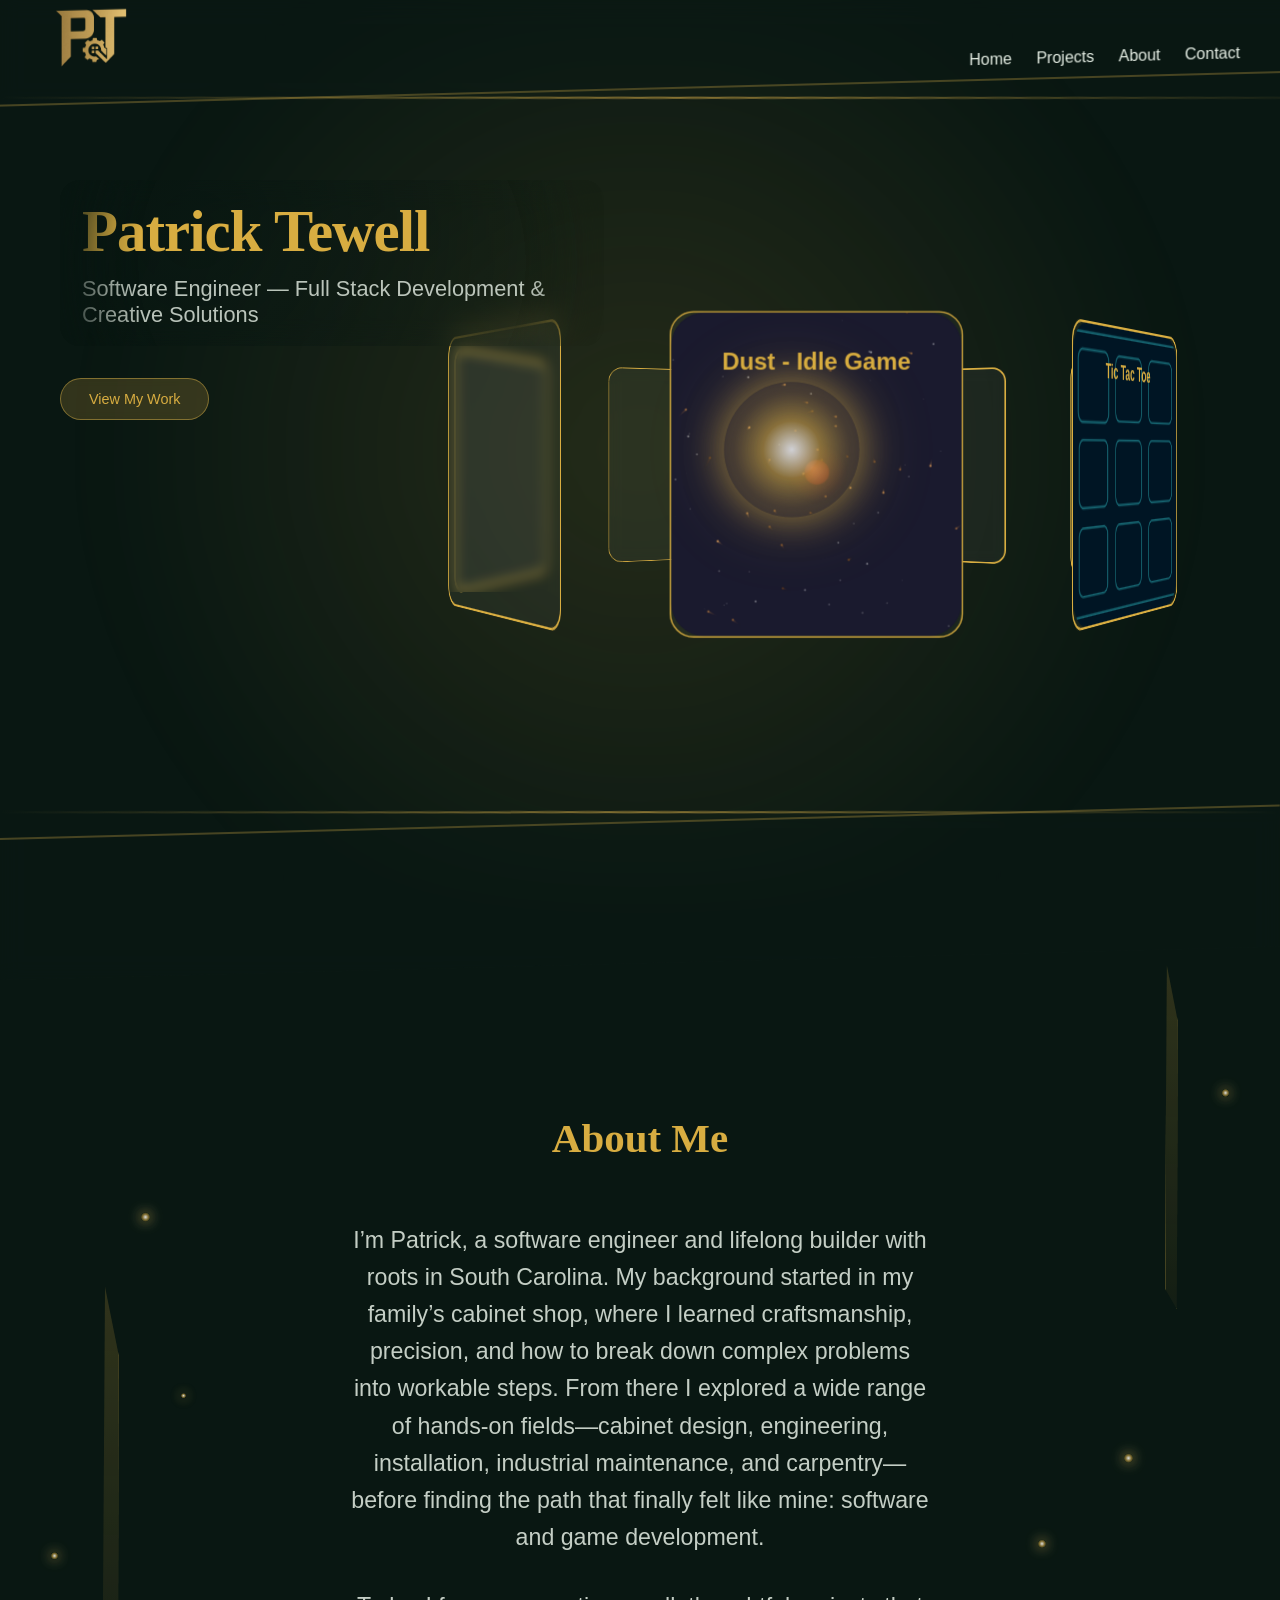
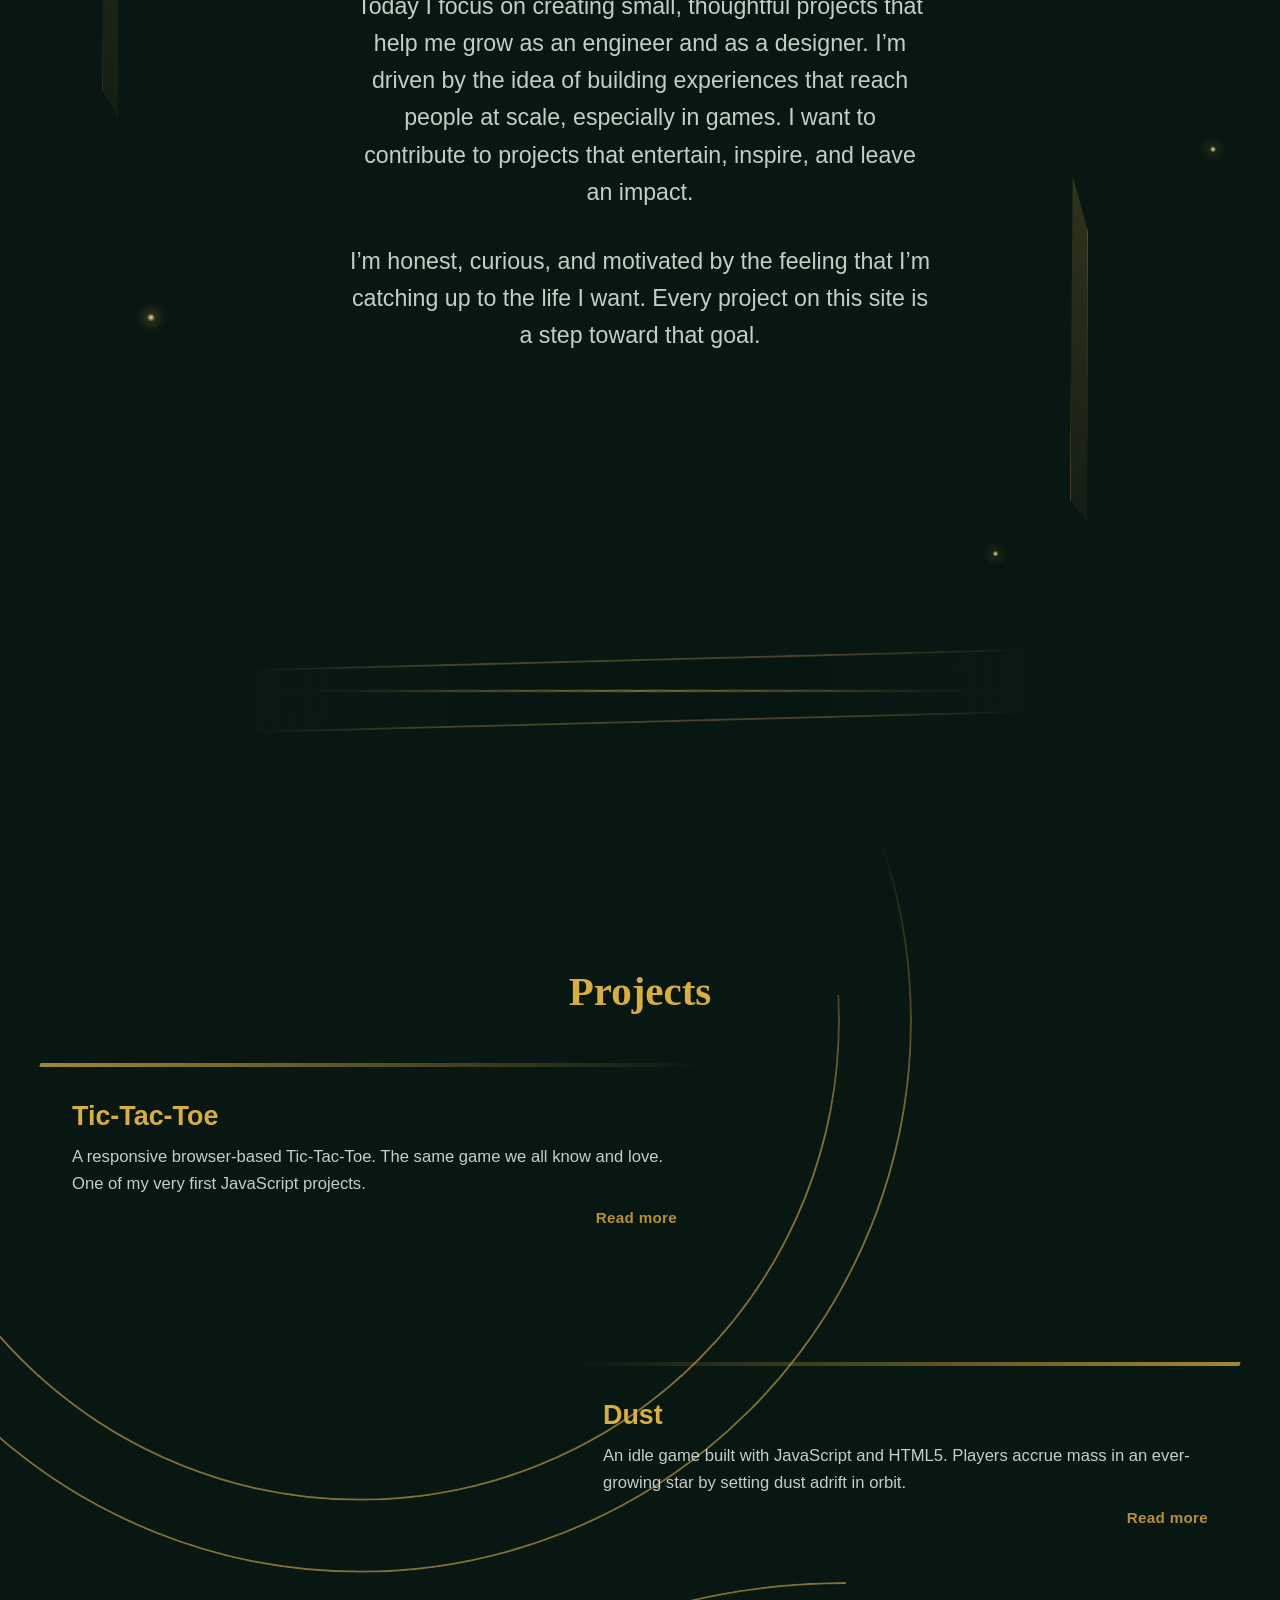
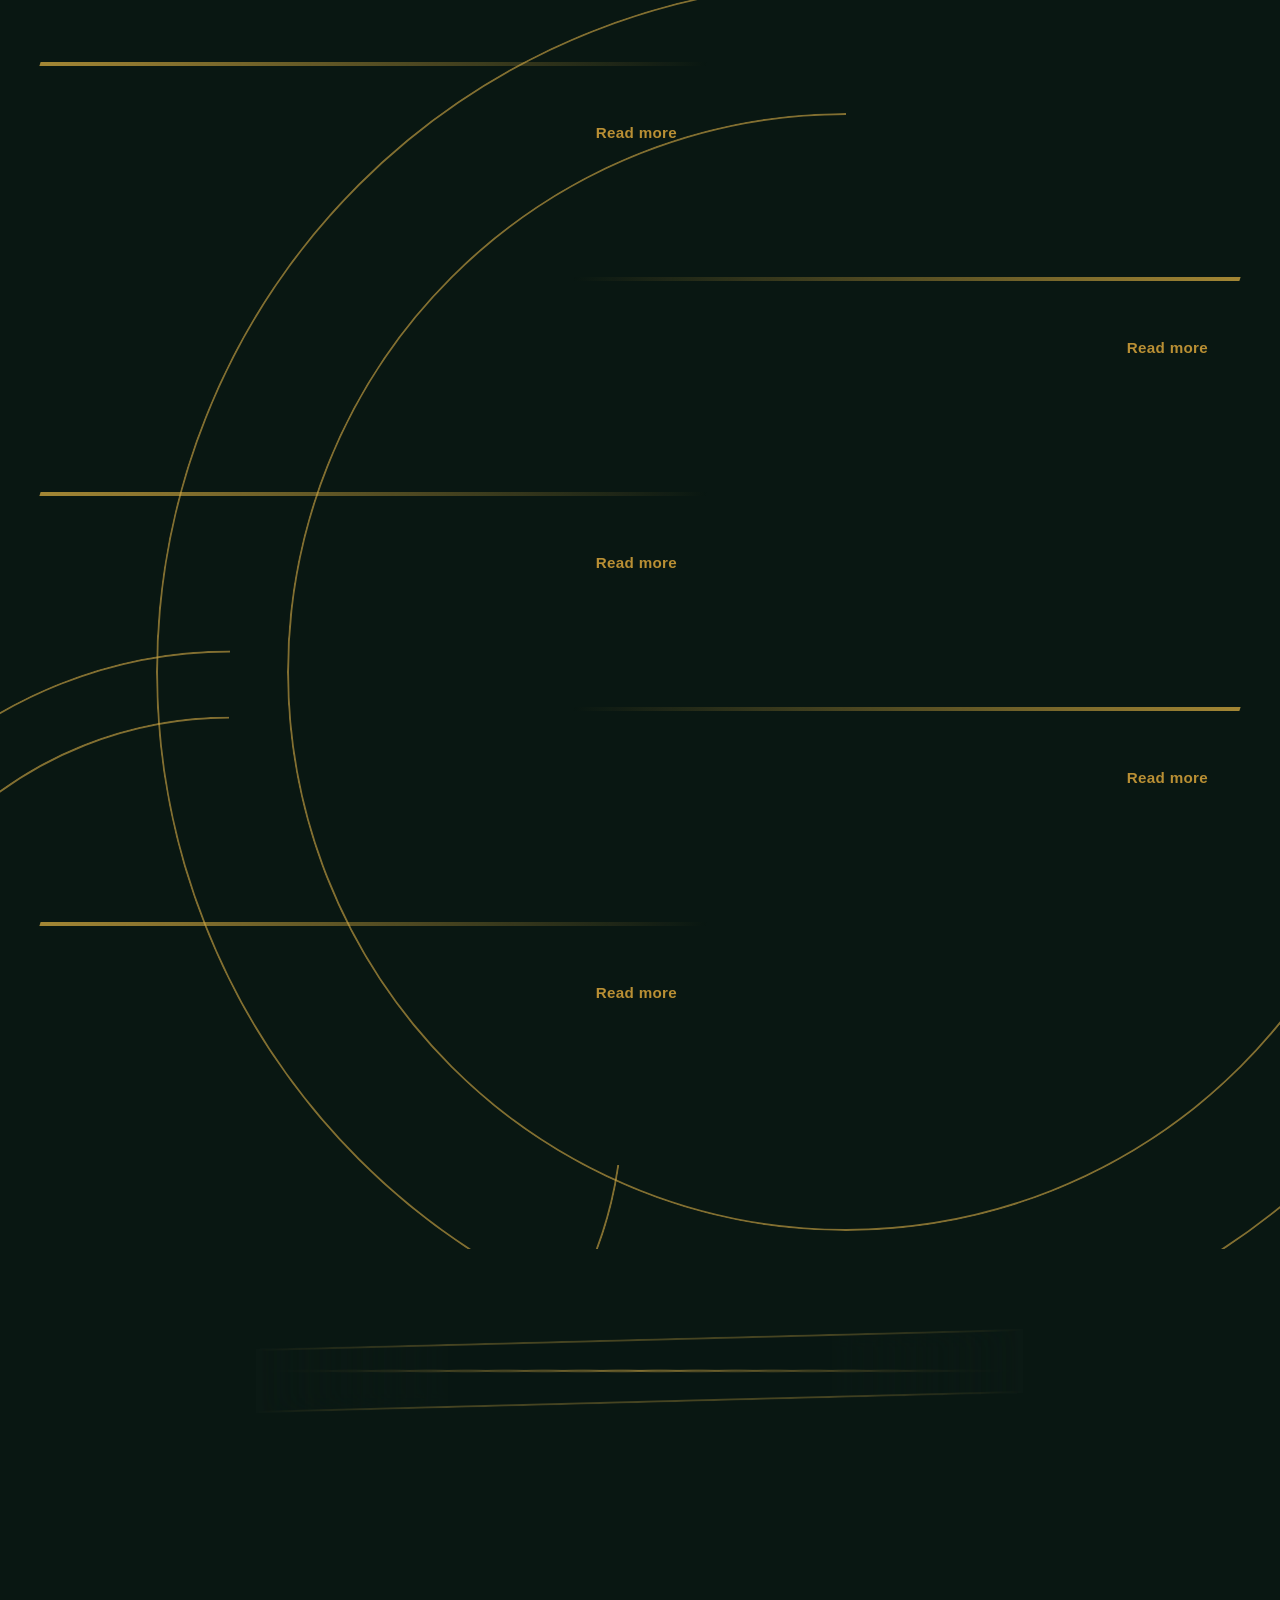
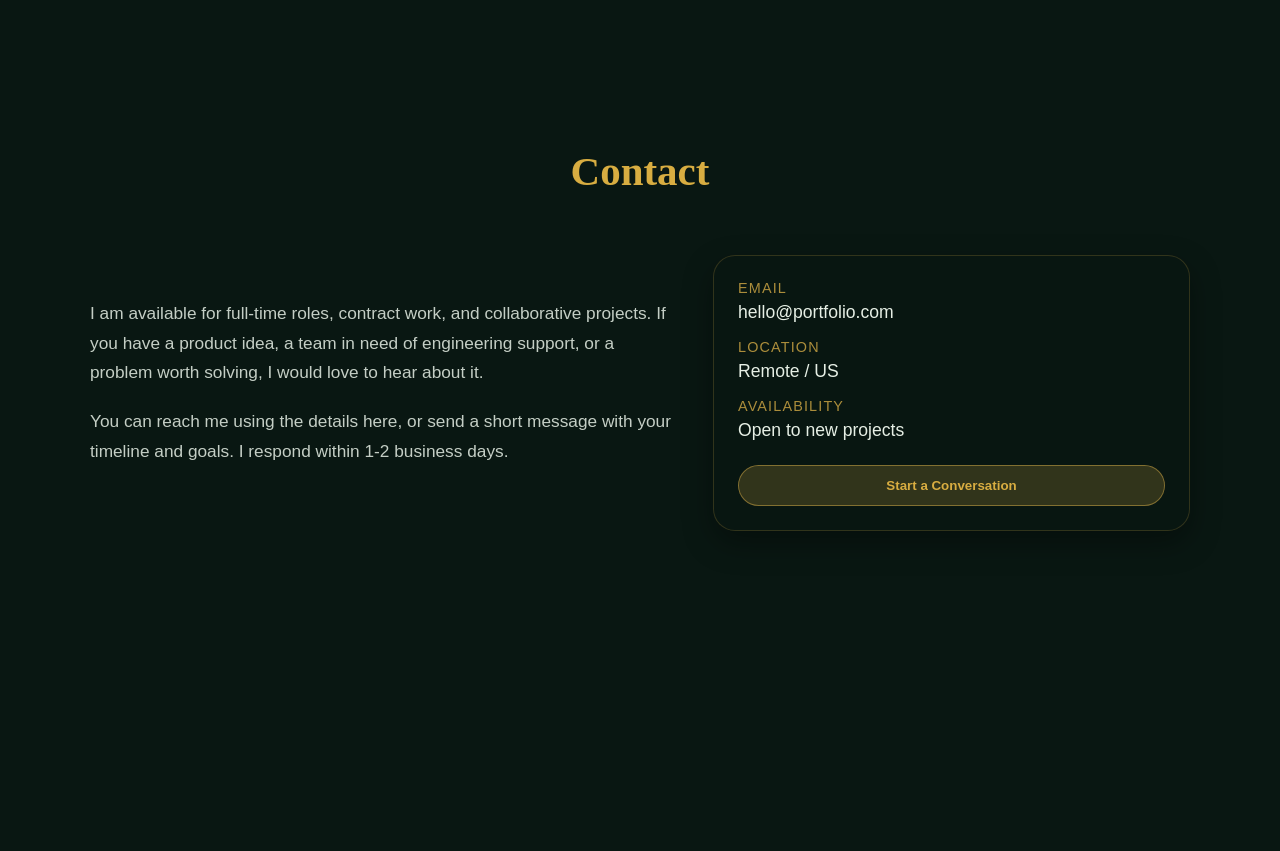
<file: index.html>
<!DOCTYPE html>
<html lang="en">
<head>
  <meta charset="UTF-8">
  <meta name="viewport" content="width=device-width, initial-scale=1.0">
  <title>Patrick Tewell</title>
  <link rel="stylesheet" href="assets/index.css">
</head>
<body>

  <div class="soft-bg"></div>

  <header class="site-header">
    <div class="logo"><img src="assets/media/pt-logo.png" alt="PT Logo"></div>
    <nav class="nav">
      <a href="#home">Home</a>
      <a href="#projects">Projects</a>
      <a href="#about">About</a>
      <a href="#contact">Contact</a>
    </nav>
  </header>

  <section class="hero" id="home">
    <div class="hero-text">
      <h1 class="hero-title">Patrick Tewell</h1>
      <p class="hero-subtitle">Software Engineer — Full Stack Development & Creative Solutions</p>
    </div>
    <button class="cta">View My Work</button>
  </section>

  <section class="featured">
    <div class="card-container">
      <div class="orbit-sun" aria-hidden="true"></div>
      <div class="cards-orbit">
        <a class="card card-link card-previewed" href="http://patrick-tewell.github.io/dust">
          <div class="card-preview">
            <h3>Dust - Idle Game</h3>
            <img src="assets/media/dust-preview.png" alt="Dust Preview">
          </div>
        </a>
        <a class="card card-link card-previewed" href="http://patrick-tewell.github.io/tic-tac-toe">
          <div class="card-preview">
            <h3>Tic Tac Toe</h3>
            <img src="assets/media/ttt-preview.png" alt="Tic Tac Toe Preview">
          </div>
        </a>
        <div class="card">
          <h3></h3>
          <p></p>
        </div>
        <div class="card">
          <h3></h3>
          <p></p>
        </div>
        <div class="card">
          <h3></h3>
          <p></p>
        </div>
        <div class="card">
          <h3></h3>
          <p></p>
        </div>
        <div class="card">
          <h3></h3>
          <p></p>
        </div>
      </div>
    </div>
  </section>

  <section class="about" id="about">
    <div class="about-parallax" aria-hidden="true">
      <span class="parallax-bar bar-left"></span>
      <span class="parallax-sparkle sparkle-left-one"></span>
      <span class="parallax-sparkle sparkle-left-two"></span>
      <span class="parallax-sparkle sparkle-left-three"></span>
      <span class="parallax-sparkle sparkle-left-four"></span>
      <span class="parallax-bar bar-right-one"></span>
      <span class="parallax-sparkle sparkle-right-one"></span>
      <span class="parallax-sparkle sparkle-right-two"></span>
      <span class="parallax-sparkle sparkle-right-six"></span>
      <span class="parallax-bar bar-right-two"></span>
      <span class="parallax-sparkle sparkle-right-three"></span>
      <span class="parallax-sparkle sparkle-right-four"></span>
    </div>
    <div class="about-content">
      <h2 class="section-title">About Me</h2>
      <p class="about-text">
        I’m Patrick, a software engineer and lifelong builder with roots in South Carolina. My background started in my family’s cabinet shop, where I learned craftsmanship, precision, and how to break down complex problems into workable steps. From there I explored a wide range of hands‑on fields—cabinet design, engineering, installation, industrial maintenance, and carpentry—before finding the path that finally felt like mine: software and game development.
      </p>

      <p class="about-text">
        Today I focus on creating small, thoughtful projects that help me grow as an engineer and as a designer. I’m driven by the idea of building experiences that reach people at scale, especially in games. I want to contribute to projects that entertain, inspire, and leave an impact.
      </p>

      <p class="about-text">
        I’m honest, curious, and motivated by the feeling that I’m catching up to the life I want. Every project on this site is a step toward that goal.
      </p>
    </div>
  </section>

  <div class="divider"></div>

  <section class="projects" id="projects">
    <div class="projects-parallax" aria-hidden="true">
      <span class="parallax-circle circle-one">
        <span class="circle-outer"></span>
        <span class="circle-inner"></span>
      </span>
      <span class="parallax-circle circle-two">
        <span class="circle-outer"></span>
        <span class="circle-inner"></span>
      </span>
      <span class="parallax-circle circle-three">
        <span class="circle-outer"></span>
        <span class="circle-inner"></span>
      </span>
    </div>
    <div class="projects-content">
      <h2 class="section-title">Projects</h2>

    <div class="project-row">
      <div class="project-content">
        <h3 class="project-title">Tic-Tac-Toe</h3>
        <p class="project-text">A responsive browser-based Tic-Tac-Toe. The same game we all know and love. One of my very first JavaScript projects.</p>
        <a class="project-link" href="http://patrick-tewell.github.io/tic-tac-toe">Read more</a>
      </div>
    </div>

    <div class="project-row">
      <div class="project-content">
        <h3 class="project-title">Dust</h3>
        <p class="project-text">An idle game built with JavaScript and HTML5. Players accrue mass in an ever-growing star by setting dust adrift in orbit.</p>
        <a class="project-link" href="http://patrick-tewell.github.io/dust">Read more</a>
      </div>
    </div>

    <div class="project-row">
      <div class="project-content">
        <h3 class="project-title"></h3>
        <p class="project-text"></p>
        <a class="project-link" href="#">Read more</a>
      </div>
    </div>

    <div class="project-row">
      <div class="project-content">
        <h3 class="project-title"></h3>
        <p class="project-text"></p>
        <a class="project-link" href="#">Read more</a>
      </div>
    </div>

    <div class="project-row">
      <div class="project-content">
        <h3 class="project-title"></h3>
        <p class="project-text"></p>
        <a class="project-link" href="#">Read more</a>
      </div>
    </div>

    <div class="project-row">
      <div class="project-content">
        <h3 class="project-title"></h3>
        <p class="project-text"></p>
        <a class="project-link" href="#">Read more</a>
      </div>
    </div>

    <div class="project-row">
      <div class="project-content">
        <h3 class="project-title"></h3>
        <p class="project-text"></p>
        <a class="project-link" href="#">Read more</a>
      </div>
    </div>
    </div>
  </section>

  <div class="divider"></div>

  <section class="contact" id="contact">
    <h2 class="section-title">Contact</h2>
    <div class="contact-grid">
      <div class="contact-intro">
        <p class="contact-text">I am available for full-time roles, contract work, and collaborative projects. If you have a product idea, a team in need of engineering support, or a problem worth solving, I would love to hear about it.</p>
        <p class="contact-text">You can reach me using the details here, or send a short message with your timeline and goals. I respond within 1-2 business days.</p>
      </div>
      <div class="contact-panel">
        <div class="contact-item">
          <span class="contact-label">Email</span>
          <span class="contact-value">hello@portfolio.com</span>
        </div>
        <div class="contact-item">
          <span class="contact-label">Location</span>
          <span class="contact-value">Remote / US</span>
        </div>
        <div class="contact-item">
          <span class="contact-label">Availability</span>
          <span class="contact-value">Open to new projects</span>
        </div>
        <button class="contact-cta">Start a Conversation</button>
      </div>
    </div>
  </section>

  <div class="site-bottom-bar"></div>

  <footer class="site-footer">
  </footer>

  <script src="assets/index.js"></script>
</body>
</html>
</file>
<file: assets/index.css>
body {
  margin: 0;
  padding: 0;
  background: var(--color-bg);
  color: var(--color-text);
  font-family: var(--font-sans);
  overflow-x: hidden;
}

:root {
  --feature-size: clamp(432px, 39.6vw, 718px);
  --font-sans: "Segoe UI", "Tahoma", sans-serif;
  --font-display: "Garamond", "Times New Roman", serif;
  --bg-rgb: 9, 23, 18;
  --color-bg: #091712;
  --color-text: #e6efe5;
  --color-text-muted: rgba(230, 239, 229, 0.86);
  --accent-rgb: 212, 171, 70;
  --color-accent: #d8ad41;
  --color-accent-dim: #b98f34;
  --color-accent-contrast: #ffffff;
  --color-accent-soft: rgba(var(--accent-rgb), 0.2);
  --color-accent-soft-strong: rgba(var(--accent-rgb), 0.3);
  --color-accent-border: rgba(var(--accent-rgb), 0.5);
  --color-accent-border-strong: rgba(var(--accent-rgb), 0.8);
  --color-accent-glow: rgba(var(--accent-rgb), 0.5);
  --color-accent-outline: rgba(var(--accent-rgb), 0.7);
  --color-accent-label: rgba(var(--accent-rgb), 0.8);
  --color-accent-surface: rgba(var(--accent-rgb), 0.15);
  --color-surface: rgba(255, 255, 255, 0.04);
  --color-surface-strong: rgba(var(--bg-rgb), 0.45);
  --color-surface-deep: rgba(var(--bg-rgb), 0.5);
  --color-surface-border: rgba(var(--accent-rgb), 0.2);
  --color-divider-border: rgba(var(--accent-rgb), 0.3);
  --color-divider-line: rgba(var(--accent-rgb), 0.6);
  --soft-bg-gradient: radial-gradient(circle at center, rgba(var(--accent-rgb), 0.14), transparent 70%);
  --hero-text-gradient: radial-gradient(circle at 25% 30%, rgba(var(--bg-rgb), 0.5445), rgba(var(--bg-rgb), 0.3025) 55%, rgba(var(--bg-rgb), 0.1452) 80%, rgba(var(--bg-rgb), 0.0242) 100%);
  --shadow-card: 0 0 30px rgba(var(--accent-rgb), 0.5);
  --shadow-panel: 0 12px 30px rgba(0, 0, 0, 0.35);
  --shadow-hero: 0 10px 26px rgba(0, 0, 0, 0.35), 0 0 40px rgba(var(--accent-rgb), 0.08);
}

.soft-bg {
  position: fixed;
  top: 0;
  left: 0;
  width: 100%;
  height: 100%;
  background: var(--soft-bg-gradient);
  pointer-events: none;
  z-index: -1;
  filter: blur(40px);
}

.site-header {
  display: flex;
  justify-content: space-between;
  align-items: flex-end;
  padding: 15px 40px 10px 40px;
  position: fixed;
  width: 100%;
  top: -60px;
  background: var(--color-surface-deep);
  backdrop-filter: blur(10px);
  border-bottom: 2px solid var(--color-divider-border);
  transform: skewY(-1.5deg);
  transform-origin: top right;
  z-index: 100;
  transition: transform 0.3s ease, opacity 0.3s ease;
}

.site-header::after {
  content: '';
  position: absolute;
  bottom: -12px;
  left: 0;
  width: 100%;
  height: 2px;
  background: linear-gradient(90deg, transparent, var(--color-divider-line), transparent);
  transform: skewY(1.5deg);
}

.site-header.hide {
  transform: translateY(-100%) skewY(-1.5deg);
  opacity: 0;
}

.logo img {
  height: 100px;
  width: auto;
}

.nav a {
  margin-left: 20px;
  text-decoration: none;
  color: var(--color-text);
  font-weight: 300;
  transition: color 0.3s ease;
}

.nav {
  position: relative;
  z-index: 1;
  margin-right: 80px;
  font-size: clamp(1rem, 1.2vw, 1.1rem);
}

.nav a:hover {
  color: var(--color-accent);
}

/* Hero */
.hero {
  height: 100vh;
  display: flex;
  flex-direction: column;
  justify-content: flex-start;
  padding-left: 60px;
  padding-top: 180px;
  position: relative;
  z-index: 3;
  pointer-events: none;
}

.hero-text {
  align-self: flex-start;
  padding: 18px 22px;
  background: var(--hero-text-gradient);
  backdrop-filter: blur(14px);
  border-radius: 20px;
  box-shadow: var(--shadow-hero);
  -webkit-mask-image: radial-gradient(circle, rgba(0, 0, 0, 1) 68%, rgba(0, 0, 0, 0.8) 78%, rgba(0, 0, 0, 0.35) 90%, rgba(0, 0, 0, 0) 100%);
  mask-image: radial-gradient(circle, rgba(0, 0, 0, 1) 68%, rgba(0, 0, 0, 0.8) 78%, rgba(0, 0, 0, 0.35) 90%, rgba(0, 0, 0, 0) 100%);
  pointer-events: auto;
}

.hero-title {
  font-size: clamp(3.2rem, 4.6vw, 5rem);
  margin: 0;
  color: var(--color-accent);
  font-family: var(--font-display);
  font-weight: 700;
  letter-spacing: -1px;
}

.hero-subtitle {
  font-size: clamp(1.1rem, 1.7vw, 1.5rem);
  max-width: 500px;
  opacity: 0.8;
  margin-top: 10px;
  margin-bottom: 0;
}

.cta {
  margin-top: 32px;
  padding: 12px 28px;
  background: var(--color-accent-soft);
  border: 1.5px solid var(--color-accent-border);
  border-radius: 30px;
  color: var(--color-accent);
  font-weight: 500;
  font-size: clamp(0.9rem, 1.1vw, 1rem);
  cursor: pointer;
  transition: all 0.3s ease;
  backdrop-filter: blur(4px);
  width: fit-content;
  pointer-events: auto;
}

.cta:hover {
  background: var(--color-accent-soft-strong);
  border-color: var(--color-accent-border-strong);
  color: var(--color-accent-contrast);
}

/* Featured - Circular Cards */
.featured {
  position: absolute;
  top: 50%;
  left: 50%;
  width: var(--feature-size);
  height: var(--feature-size);
  transform: translateY(-50%) translateX(-20%);
  z-index: 2;
}

.card-container {
  position: relative;
  width: 100%;
  height: 100%;
  perspective: 1200px;
  font-size: clamp(0.72rem, 0.825vw, 1rem);
  --card-radius: clamp(21em, 26vw, 34.99em);
}

/* Prevent text highlighting in the interactive orbit UI */
.featured,
.card-container,
.cards-orbit,
.orbit-sun,
.card,
.card * {
  -webkit-user-select: none;
  -ms-user-select: none;
  user-select: none;
}

/* Prevent text highlighting in the hero + nav as well */
.site-header,
.site-header *,
.nav,
.nav *,
.hero,
.hero * {
  -webkit-user-select: none;
  -ms-user-select: none;
  user-select: none;
}

.orbit-sun {
  position: absolute;
  top: 50%;
  left: 50%;
  width: 12.24em;
  height: 12.24em;
  transform: translate(-50%, -50%) translateZ(-50px);
  background: radial-gradient(circle, rgba(255, 255, 255, 0.8), rgba(var(--accent-rgb), 0.6) 30%, rgba(var(--accent-rgb), 0.2) 60%, transparent 85%);
  border-radius: 50%;
  box-shadow: 0 0 40px rgba(var(--accent-rgb), 0.6), 0 0 80px rgba(var(--accent-rgb), 0.3), inset 0 0 40px rgba(var(--accent-rgb), 0.2);
  z-index: 1;
}

.orbit-sun:active {
  cursor: grabbing;
}

.cards-orbit {
  position: relative;
  width: 100%;
  height: 100%;
  transform-style: preserve-3d;
  animation: rotateWheel 30s linear infinite;
}

.cards-orbit.paused {
  animation-play-state: paused;
}

.cards-orbit.manual-control {
  animation: none !important;
}

@keyframes rotateWheel {
  0% {
    transform: rotateY(0deg) rotateX(-2deg);
  }
  25% {
    transform: rotateY(90deg) rotateX(2deg);
  }
  50% {
    transform: rotateY(180deg) rotateX(-2deg);
  }
  75% {
    transform: rotateY(270deg) rotateX(2deg);
  }
  100% {
    transform: rotateY(360deg) rotateX(-2deg);
  }
}

.card {
  position: absolute;
  font-size: inherit;
  width: 15.336em;
  height: 17.496em;
  background: var(--color-surface);
  padding: 1.44em;

  border-color: var(--color-accent);
  border-style: solid;
  border-width: 0.5px;

  border-radius: 1.5em;
  backdrop-filter: blur(6px);
  transition: background 0.6s ease, filter 0.6s ease, scale 0.6s ease;
  text-decoration: none;
  color: inherit;
  left: 50%;
  top: 50%;
  margin-left: calc(15.336em / -2);
  margin-top: calc(17.496em / -2);
  transform-style: preserve-3d;
  cursor: pointer;
  display: flex;
  flex-direction: column;
  justify-content: center;
  align-items: center;
  text-align: center;
}

.card-previewed {
  padding: 1.44em;
  justify-content: center;
}

.card-preview {
  position: absolute;
  inset: 0;
  border-radius: 1em;
  overflow: hidden;
  background: transparent;
  display: flex;
  justify-content: center;
  align-items: center;
}

.card:nth-child(1) {
  transform: rotateY(0deg) translateZ(var(--card-radius));
  border-width: 1px;
}

.card:nth-child(2) {
  transform: rotateY(51.43deg) translateZ(var(--card-radius));
  border-width: 2px;
}

.card:nth-child(3) {
  transform: rotateY(102.86deg) translateZ(var(--card-radius));
  border-width: 3px;
}

.card:nth-child(4) {
  transform: rotateY(154.29deg) translateZ(var(--card-radius));
  border-width: 2px;
}

.card:nth-child(5) {
  transform: rotateY(205.71deg) translateZ(var(--card-radius));
  border-width: 1px;
}

.card:nth-child(6) {
  transform: rotateY(257.14deg) translateZ(var(--card-radius));
  border-width: 3px;
}

.card:nth-child(7) {
  transform: rotateY(308.57deg) translateZ(var(--card-radius));
  border-width: 2px;
}

.card.orbit-back {
  pointer-events: none;
}

.card:hover,
.card.is-hovered {
  background: var(--color-accent-surface);
  filter: drop-shadow(var(--shadow-card));
  z-index: 10;
}

.card.enlarged {
  scale: 1.10;
}

.card h3 {
  color: var(--color-accent);
  position: absolute;
  top: 1.44em;
  left: 1.44em;
  right: 1.44em;
  margin: 0;
  font-size: 1.5em;
  text-align: center;
  font-weight: 700;
  max-width: calc(100% - 2.88em);
}

.card p {
  margin: 0;
  font-size: 0.9em;
  opacity: 0.8;
  max-width: 90%;
}

.card img {
  width: 100%;
  height: 100%;
  object-fit: cover;
  border-radius: 1.5rem;
}

/* About */
.about {
  padding: 0px 60px;
  margin-bottom: 35vh;
  position: relative;
  z-index: 1;
  text-align: center;
  scroll-margin-top: 240px;
  overflow: visible;
  --about-parallax-offset: 0px;
  --about-bar-speed: 2.5;
}

.about-content {
  position: relative;
  z-index: 1;
}

.about-parallax {
  position: absolute;
  inset: 0;
  z-index: 0;
  pointer-events: none;
}

.parallax-bar {
  position: absolute;
  width: 0.75em;
  height: clamp(30vh, 38vh, 50vh);
  background: linear-gradient(180deg, rgba(var(--accent-rgb), 0.28), rgba(var(--accent-rgb), 0.08));
  border: 1px solid rgba(var(--accent-rgb), 0.35);
  box-shadow: 0 18px 30px rgba(0, 0, 0, 0.25);
  opacity: 0.7;
  clip-path: polygon(16% 0, 100% 16%, 94% 100%, 0 94%);
  transform: translateY(var(--about-parallax-offset));
}

.parallax-sparkle {
  position: absolute;
  width: 0.55em;
  height: 0.55em;
  background: radial-gradient(circle, rgba(255, 255, 255, 0.95), rgba(var(--accent-rgb), 0.65) 45%, rgba(var(--accent-rgb), 0.25) 70%, transparent 75%);
  border-radius: 50%;
  box-shadow: 0 0 12px rgba(var(--accent-rgb), 0.75), 0 0 22px rgba(255, 255, 255, 0.4);
  opacity: 0.9;
  transform: translateY(calc(var(--about-parallax-offset) * -2));
}

.bar-left {
  left: 8vw;
  width: 0.9em;
  height: calc(clamp(30vh, 38vh, 50vh) * 1.25);
  transform: translateY(calc(var(--about-parallax-offset) * -0.72 * var(--about-bar-speed)));
}

.sparkle-left-one {
  left: calc(8vw + 2.4em);
  top: 6%;
  transform: translateY(calc(var(--about-parallax-offset) * -0.506));
}

.sparkle-left-two {
  left: calc(8vw - 3.2em);
  top: 48%;
  width: 0.4em;
  height: 0.4em;
  transform: translateY(calc(var(--about-parallax-offset) * -0.368));
}

.sparkle-left-three {
  left: calc(8vw + 4.9em);
  top: 28%;
  width: 0.32em;
  height: 0.32em;
  transform: translateY(calc(var(--about-parallax-offset) * -0.46));
}

.sparkle-left-four {
  left: calc(8vw + 2.8em);
  top: 92%;
  width: 0.48em;
  height: 0.48em;
  transform: translateY(calc(var(--about-parallax-offset) * -0.276));
}

.bar-right-one {
  right: 8vw;
  top: 8%;
  width: 0.675em;
  transform: translateY(calc(var(--about-parallax-offset) * 0.9 * var(--about-bar-speed)));
}

.sparkle-right-one {
  right: calc(8vw - 3.2em);
  top: 1%;
  width: 0.45em;
  height: 0.45em;
  transform: translateY(calc(var(--about-parallax-offset) * 0.345));
}

.sparkle-right-two {
  right: calc(8vw + 2.8em);
  top: 46%;
  transform: translateY(calc(var(--about-parallax-offset) * 0.483));
}

.sparkle-right-six {
  right: calc(8vw - 2.4em);
  top: 80%;
  width: 0.38em;
  height: 0.38em;
  transform: translateY(calc(var(--about-parallax-offset) * 0.414));
}

.bar-right-two {
  right: 15vw;
  top: 48%;
  width: 1.0125em;
  transform: translateY(calc(var(--about-parallax-offset) * -1.08 * var(--about-bar-speed)));
}

.sparkle-right-three {
  right: calc(15vw + 2.6em);
  top: 46%;
  width: 0.5em;
  height: 0.5em;
  transform: translateY(calc(var(--about-parallax-offset) * -0.414));
}

.sparkle-right-four {
  right: calc(15vw + 5.6em);
  top: 120%;
  width: 0.35em;
  height: 0.35em;
  transform: translateY(calc(var(--about-parallax-offset) * -0.299));
}

.section-title {
  font-size: clamp(2.5rem, 3.2vw, 3rem);
  margin-bottom: 60px;
  color: var(--color-accent);
  font-family: var(--font-display);
}

.about-text {
  max-width: 50%;
  font-size: clamp(1.45rem, 1.65vw, 1.5rem);
  line-height: 1.6;
  opacity: 0.85;
  margin-left: auto;
  margin-right: auto;
}

.about-text + .about-text {
  margin-top: 32px;
}

/* Projects */
.projects {
  width: 100%;
  padding: 100px 0;
  margin: auto;
  position: relative;
  z-index: 1;
  text-align: center;
  overflow: visible;
  --projects-parallax-offset: 0px;
}

.projects-content {
  width: 100%;
  z-index: 1;
}

.projects-parallax {
  position: absolute;
  inset: 0;
  z-index: 0;
  pointer-events: none;
  -webkit-mask-image: linear-gradient(to bottom, transparent 0%, black 15%);
  mask-image: linear-gradient(to bottom, transparent 0%, black 15%);
}

.parallax-circle {
  position: absolute;
  width: 69em;
  height: 69em;
  transform: translateY(var(--projects-parallax-offset));
}

.circle-outer,
.circle-inner {
  position: absolute;
  border-radius: 50%;
  border: 2px solid rgba(var(--accent-rgb), 0.6);
  background: transparent;
  box-shadow: 0 0 20px rgba(var(--accent-rgb), 0.25);
}

.circle-outer {
  inset: 0;
  animation: rotateClockwise 36s linear infinite;
}

.circle-inner {
  inset: 8%;
  animation: rotateCounterClockwise 27s linear infinite;
}

@keyframes rotateClockwise {
  from { transform: rotate(0deg); }
  to { transform: rotate(360deg); }
}

@keyframes rotateCounterClockwise {
  from { transform: rotate(0deg); }
  to { transform: rotate(-360deg); }
}

.circle-one {
  left: -15%;
  top: -10%;
  transform: translateY(calc(var(--projects-parallax-offset) * 1.7));
}

.circle-two {
  right: -20%;
  top: 30%;
  width: 86.25em;
  height: 86.25em;
  transform: translateY(calc(var(--projects-parallax-offset) * -1.5));
}

.circle-three {
  left: -18%;
  bottom: -20%;
  width: 57.5em;
  height: 57.5em;
  transform: translateY(calc(var(--projects-parallax-offset) * 0.85));
}

.circle-one .circle-outer {
  mask-image: conic-gradient(transparent 0deg, transparent 45deg, black 45deg, black 360deg);
  -webkit-mask-image: conic-gradient(transparent 0deg, transparent 45deg, black 45deg, black 360deg);
}

.circle-one .circle-inner {
  inset: 6.5%;
  mask-image: conic-gradient(transparent 0deg, transparent 87deg, black 87deg, black 360deg);
  -webkit-mask-image: conic-gradient(transparent 0deg, transparent 87deg, black 87deg, black 360deg);
}

.circle-two .circle-outer {
  mask-image: conic-gradient(transparent 0deg, transparent 120deg, black 120deg, black 360deg);
  -webkit-mask-image: conic-gradient(transparent 0deg, transparent 120deg, black 120deg, black 360deg);
}

.circle-two .circle-inner {
  inset: 9.5%;
  mask-image: conic-gradient(transparent 0deg, transparent 63deg, black 63deg, black 360deg);
  -webkit-mask-image: conic-gradient(transparent 0deg, transparent 63deg, black 63deg, black 360deg);
}

.circle-three .circle-outer {
  mask-image: conic-gradient(transparent 0deg, transparent 135deg, black 135deg, black 360deg);
  -webkit-mask-image: conic-gradient(transparent 0deg, transparent 135deg, black 135deg, black 360deg);
}

.circle-three .circle-inner {
  inset: 7.2%;
  mask-image: conic-gradient(transparent 0deg, transparent 98deg, black 98deg, black 360deg);
  -webkit-mask-image: conic-gradient(transparent 0deg, transparent 98deg, black 98deg, black 360deg);
}

.project-row {
  display: flex;
  align-items: center;
  gap: 40px;
  max-width: 1100px;
  margin: 10px auto 48px auto;
  text-align: left;
  padding: 26px 32px 100px 32px;
  position: relative;
}

.project-row::before {
  content: '';
  position: absolute;
  left: 0;
  right: 18%;
  height: 4px;
  background: linear-gradient(90deg, var(--color-accent), transparent 70%);
  transform: skewX(-18deg);
  opacity: 0.75;
  top: -12px;
}

.project-row:nth-of-type(odd) {
  margin-left: 40px;
  margin-right: auto;
}

.project-row:nth-of-type(even) {
  margin-left: auto;
  margin-right: 40px;
  flex-direction: row-reverse;
}

.project-row:nth-of-type(even)::before {
  left: 18%;
  right: 0;
  background: linear-gradient(90deg, transparent 30%, var(--color-accent));
  transform: skewX(-18deg);
}


.project-content {
  width: 55%;
  display: flex;
  flex-direction: column;
}

.project-title {
  margin: 0 0 12px 0;
  font-size: clamp(1.6rem, 2.1vw, 2rem);
  color: var(--color-accent);
}

.project-text {
  margin: 0;
  font-size: clamp(1rem, 1.3vw, 1.15rem);
  line-height: 1.6;
  opacity: 0.85;
}

.project-link {
  align-self: flex-end;
  margin-top: 12px;
  color: var(--color-accent-dim);
  text-decoration: none;
  font-size: 0.95rem;
  font-weight: 600;
  letter-spacing: 0.02em;
  transition: color 0.2s ease;
}

.project-link:hover {
  color: var(--color-accent);
}

/* Contact */
.contact {
  margin: 200px auto 160px auto;
  padding: 100px 60px 80px;
  position: relative;
  z-index: 1;
}

.contact .section-title {
  text-align: center;
}

.contact-grid {
  display: grid;
  grid-template-columns: 1.1fr 0.9fr;
  align-items: center;
  gap: 40px;
  max-width: 1100px;
  margin: 0 auto;
}

.contact-text {
  font-size: clamp(1rem, 1.35vw, 1.2rem);
  line-height: 1.7;
  opacity: 0.85;
  margin: 0 0 20px 0;
}

.contact-panel {
  background: var(--color-surface-strong);
  backdrop-filter: blur(12px);
  border: 1px solid var(--color-surface-border);
  border-radius: 22px;
  padding: 24px;
  display: grid;
  gap: 16px;
  box-shadow: var(--shadow-panel);
}

.contact-item {
  display: flex;
  flex-direction: column;
  gap: 6px;
}

.contact-label {
  font-size: 0.9rem;
  letter-spacing: 0.08em;
  text-transform: uppercase;
  color: var(--color-accent-label);
}

.contact-value {
  font-size: 1.1rem;
}

.contact-cta {
  margin-top: 8px;
  padding: 12px 20px;
  border-radius: 999px;
  border: 1.5px solid var(--color-accent-border);
  background: var(--color-accent-soft);
  color: var(--color-accent);
  font-weight: 600;
  cursor: pointer;
  transition: all 0.3s ease;
}

.contact-cta:hover {
  background: var(--color-accent-soft-strong);
  border-color: var(--color-accent-border-strong);
  color: var(--color-accent-contrast);
}

.divider {
  position: relative;
  width: 60%;
  height: 60px;
  margin: 100px auto 100px auto;
  background: var(--color-surface-deep);
  backdrop-filter: blur(10px);
  border-top: 2px solid var(--color-divider-border);
  border-bottom: 2px solid var(--color-divider-border);
  transform: skewY(-1.5deg);
  transform-origin: left center;
  -webkit-mask-image: linear-gradient(90deg, rgba(0, 0, 0, 0) 0%, rgba(0, 0, 0, 1) 25%, rgba(0, 0, 0, 1) 75%, rgba(0, 0, 0, 0) 100%);
  mask-image: linear-gradient(90deg, rgba(0, 0, 0, 0) 0%, rgba(0, 0, 0, 1) 25%, rgba(0, 0, 0, 1) 75%, rgba(0, 0, 0, 0) 100%);
  z-index: 2;
}

.divider::before {
  content: '';
  position: absolute;
  top: 50%;
  left: 0;
  width: 100%;
  height: 2px;
  background: linear-gradient(90deg, transparent, var(--color-divider-line), transparent);
  transform: translateY(-50%) skewY(1.5deg);
}

/* Bottom Bar */
.site-bottom-bar {
  position: fixed;
  padding-bottom: 80px;
  bottom: -80px;
  left: 0;
  right: 0;
  height: 60px;
  background: var(--color-surface-deep);
  backdrop-filter: blur(10px);
  border-top: 2px solid var(--color-divider-border);
  transform: skewY(-1.5deg);
  transform-origin: bottom left;
  z-index: 100;
  transition: transform 0.3s ease, opacity 0.3s ease;
}

.site-bottom-bar::before {
  content: '';
  position: absolute;
  top: -12px;
  left: 0;
  width: 100%;
  height: 2px;
  background: linear-gradient(90deg, transparent, var(--color-divider-line), transparent);
  transform: skewY(1.5deg);
}

.site-bottom-bar.hide {
  transform: translateY(100%) skewY(-1.5deg);
  opacity: 0;
}

/* Footer */
.site-footer {
  padding: 40px;
  text-align: center;
  opacity: 0.6;
}

/* Responsive - stop scaling at 1080x720 and hide cards */
@media (max-width: 1080px), (max-height: 720px) {
  .featured {
    display: none;
  }

  .hero-title {
    font-size: 3.2rem;
  }

  .hero-subtitle {
    font-size: 1.1rem;
  }

  .cta {
    font-size: 0.9rem;
  }

  .section-title {
    font-size: 1.5rem;
  }

  .about-text {
    font-size: 0.95rem;
  }

  .card h3 {
    font-size: 0.95rem;
  }

  .card p {
    font-size: 0.8rem;
  }

  .project-row {
    flex-direction: column;
    text-align: center;
  }

  .project-row:first-of-type {
    margin-left: auto;
  }

  .project-row:first-of-type::before {
    left: 10%;
    right: 10%;
  }

  .project-content {
    width: 100%;
  }

  .contact-grid {
    grid-template-columns: 1fr;
  }
}

@media (max-width: 600px) {
  .hero {
    padding-left: 30px;
    padding-top: 120px;
  }

  .hero-subtitle {
    max-width: 100%;
  }

  .cta {
    padding: 10px 24px;
  }
}
</file>
